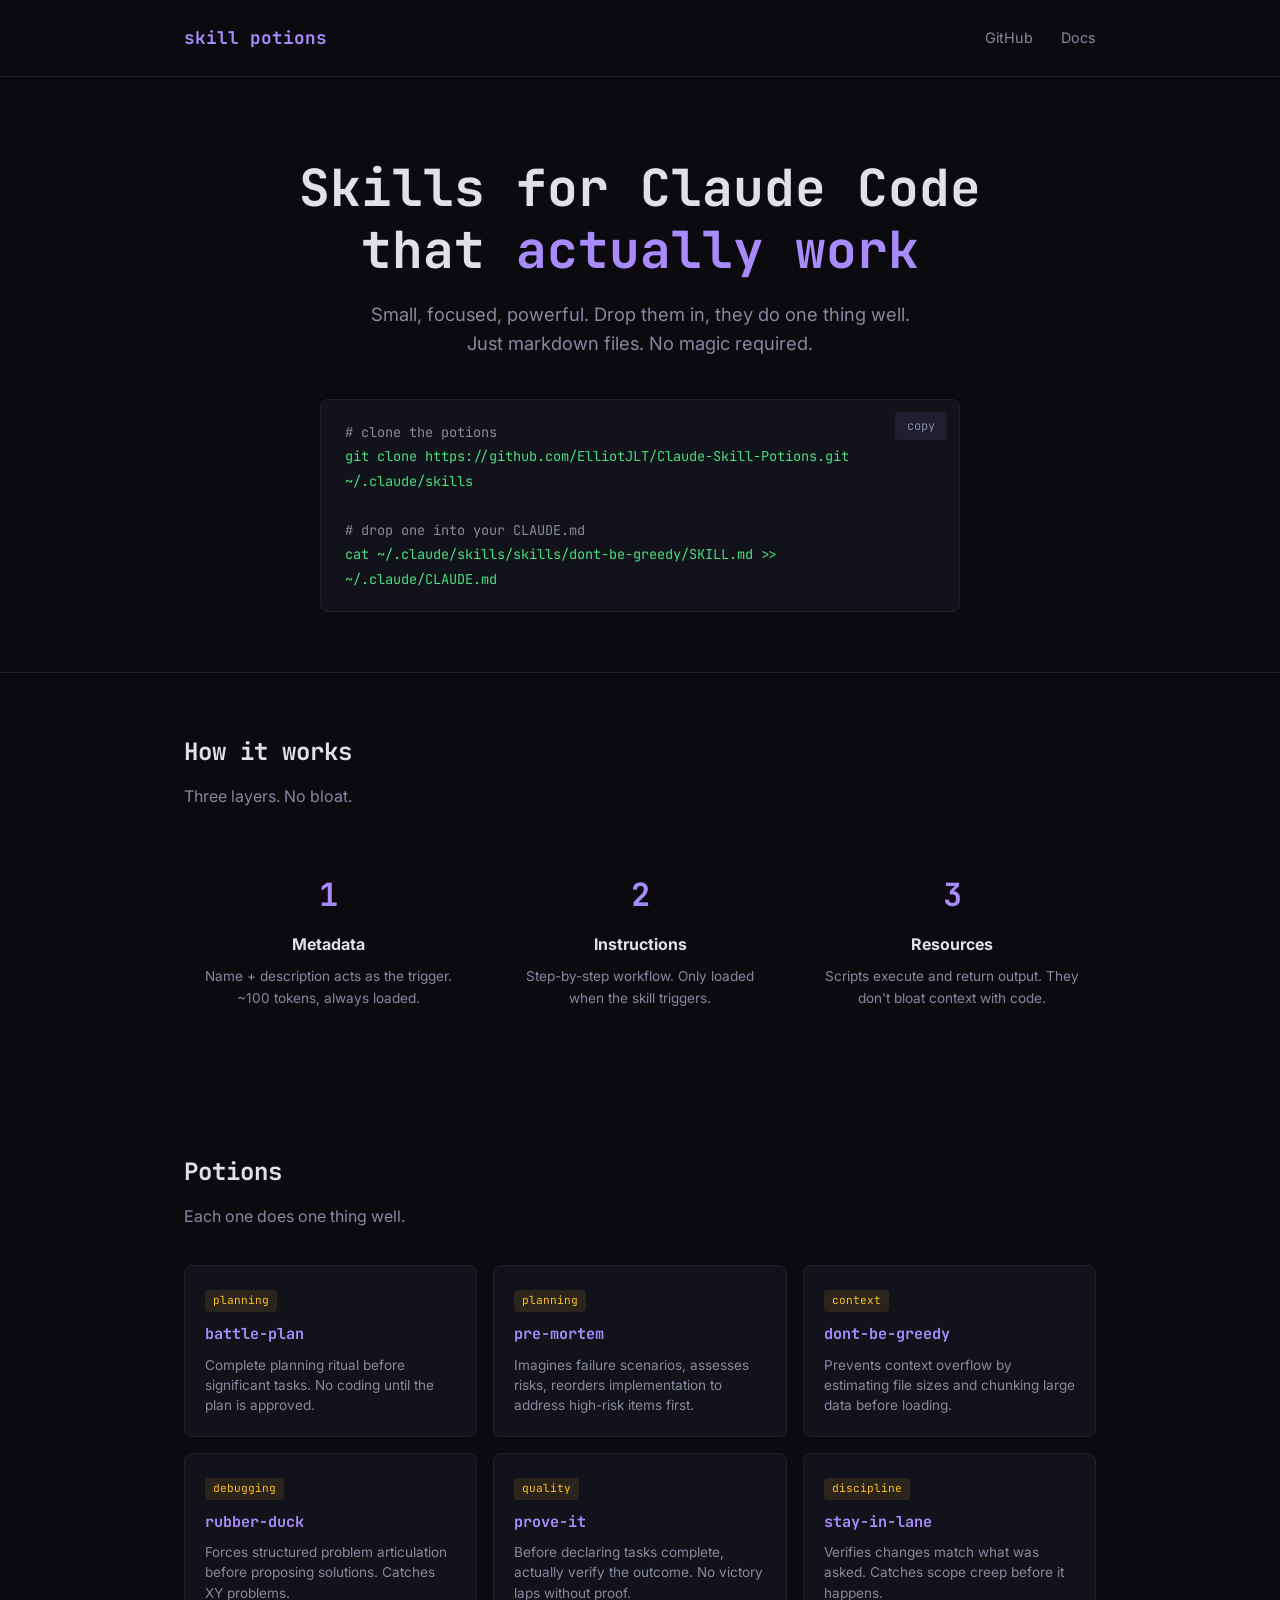
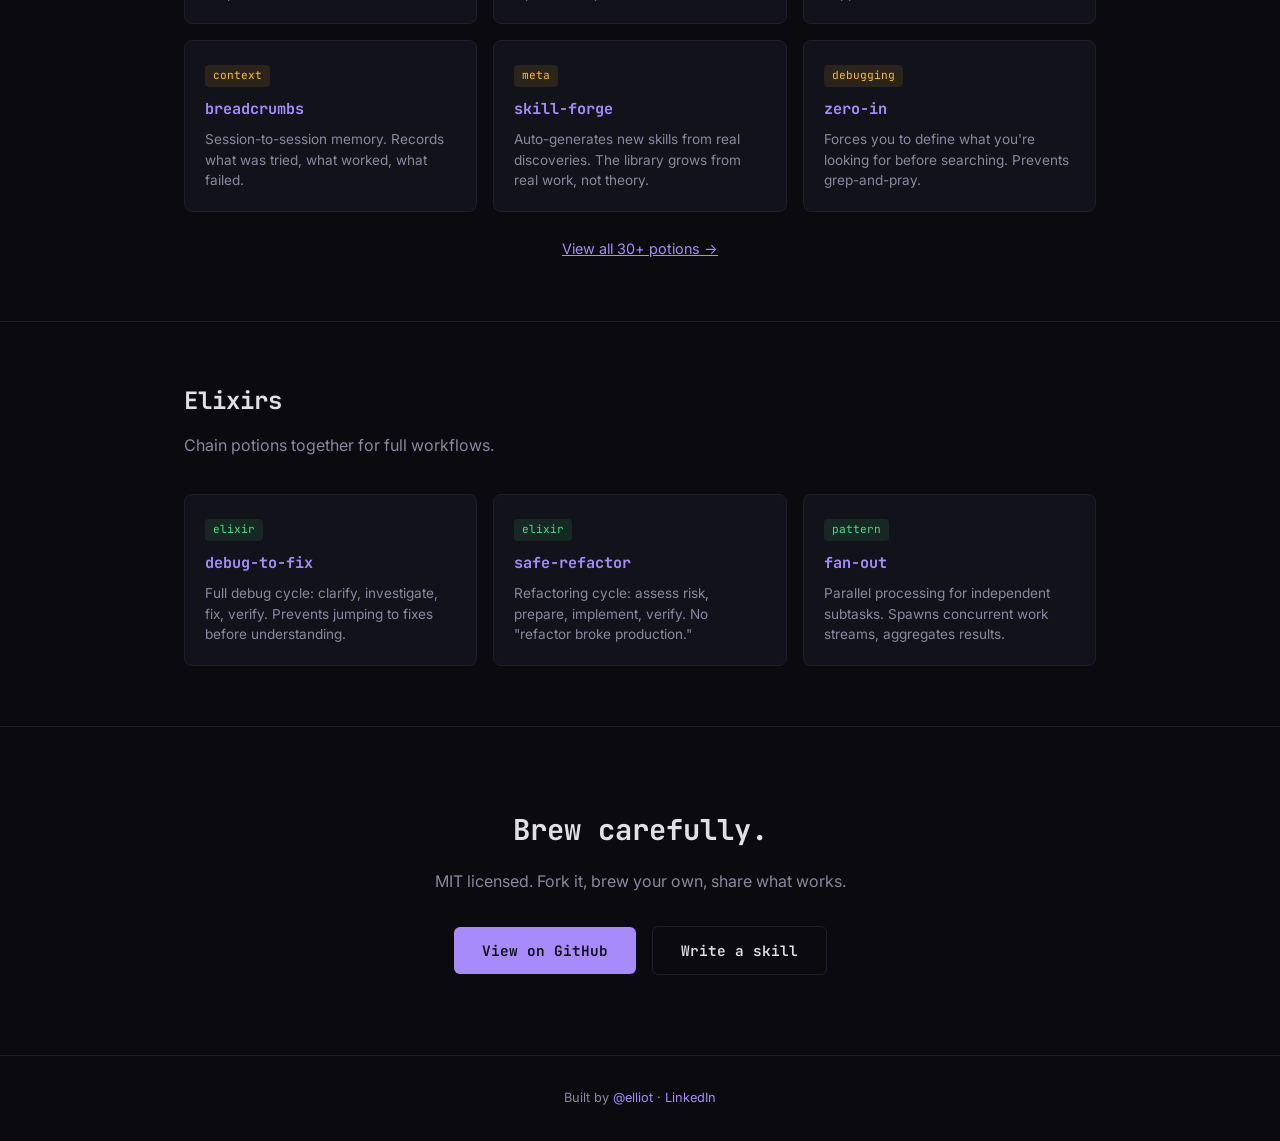
<file: index.html>
<!DOCTYPE html>
<html lang="en">
<head>
  <meta charset="UTF-8">
  <meta name="viewport" content="width=device-width, initial-scale=1.0">
  <title>Skill Potions - Reusable Skills for Claude Code</title>
  <meta name="description" content="Small, focused, powerful skills for Claude Code. Drop them in, they do one thing well. Just markdown files.">
  <meta property="og:title" content="Skill Potions">
  <meta property="og:description" content="Reusable skills for Claude Code that actually work.">
  <meta property="og:type" content="website">
  <meta property="og:url" content="https://skillpotions.com">
  <link rel="preconnect" href="https://fonts.googleapis.com">
  <link rel="preconnect" href="https://fonts.gstatic.com" crossorigin>
  <link href="https://fonts.googleapis.com/css2?family=JetBrains+Mono:wght@400;600;700&family=Inter:wght@400;500;600;700&display=swap" rel="stylesheet">
  <style>
    :root {
      --bg: #0a0a0f;
      --bg-card: #12121a;
      --bg-card-hover: #1a1a26;
      --border: #1e1e2e;
      --text: #e0e0e8;
      --text-dim: #8888a0;
      --accent: #a78bfa;
      --accent-dim: #7c5cbf;
      --green: #4ade80;
      --amber: #fbbf24;
    }

    * { margin: 0; padding: 0; box-sizing: border-box; }

    body {
      font-family: 'Inter', -apple-system, sans-serif;
      background: var(--bg);
      color: var(--text);
      line-height: 1.6;
      -webkit-font-smoothing: antialiased;
    }

    .container {
      max-width: 960px;
      margin: 0 auto;
      padding: 0 24px;
    }

    /* Header */
    header {
      padding: 24px 0;
      border-bottom: 1px solid var(--border);
    }
    header .container {
      display: flex;
      justify-content: space-between;
      align-items: center;
    }
    .logo {
      font-family: 'JetBrains Mono', monospace;
      font-size: 1.1rem;
      font-weight: 700;
      color: var(--accent);
      text-decoration: none;
    }
    .header-links a {
      color: var(--text-dim);
      text-decoration: none;
      font-size: 0.9rem;
      margin-left: 24px;
      transition: color 0.2s;
    }
    .header-links a:hover { color: var(--text); }

    /* Hero */
    .hero {
      padding: 80px 0 60px;
      text-align: center;
    }
    .hero h1 {
      font-family: 'JetBrains Mono', monospace;
      font-size: clamp(2rem, 5vw, 3.2rem);
      font-weight: 700;
      line-height: 1.2;
      margin-bottom: 20px;
    }
    .hero h1 .highlight { color: var(--accent); }
    .hero p {
      color: var(--text-dim);
      font-size: 1.15rem;
      max-width: 560px;
      margin: 0 auto 40px;
    }

    /* Install block */
    .install-block {
      background: var(--bg-card);
      border: 1px solid var(--border);
      border-radius: 8px;
      padding: 20px 24px;
      max-width: 640px;
      margin: 0 auto;
      text-align: left;
      position: relative;
    }
    .install-block code {
      font-family: 'JetBrains Mono', monospace;
      font-size: 0.85rem;
      color: var(--green);
      display: block;
      line-height: 1.8;
    }
    .install-block .comment { color: var(--text-dim); }
    .copy-btn {
      position: absolute;
      top: 12px;
      right: 12px;
      background: var(--border);
      border: none;
      color: var(--text-dim);
      padding: 6px 12px;
      border-radius: 4px;
      font-size: 0.75rem;
      font-family: 'JetBrains Mono', monospace;
      cursor: pointer;
      transition: all 0.2s;
    }
    .copy-btn:hover { background: var(--accent-dim); color: var(--text); }

    /* Section */
    section { padding: 60px 0; }
    section h2 {
      font-family: 'JetBrains Mono', monospace;
      font-size: 1.5rem;
      margin-bottom: 12px;
    }
    section .subtitle {
      color: var(--text-dim);
      margin-bottom: 36px;
      font-size: 1rem;
    }

    /* Skill grid */
    .skill-grid {
      display: grid;
      grid-template-columns: repeat(auto-fill, minmax(280px, 1fr));
      gap: 16px;
    }
    .skill-card {
      background: var(--bg-card);
      border: 1px solid var(--border);
      border-radius: 8px;
      padding: 20px;
      transition: all 0.2s;
      text-decoration: none;
      color: inherit;
      display: block;
    }
    .skill-card:hover {
      background: var(--bg-card-hover);
      border-color: var(--accent-dim);
    }
    .skill-card h3 {
      font-family: 'JetBrains Mono', monospace;
      font-size: 0.95rem;
      color: var(--accent);
      margin-bottom: 8px;
    }
    .skill-card p {
      color: var(--text-dim);
      font-size: 0.85rem;
      line-height: 1.5;
    }
    .skill-card .tag {
      display: inline-block;
      font-size: 0.7rem;
      font-family: 'JetBrains Mono', monospace;
      color: var(--amber);
      background: rgba(251, 191, 36, 0.1);
      padding: 2px 8px;
      border-radius: 4px;
      margin-bottom: 10px;
    }

    /* How it works */
    .how-it-works {
      border-top: 1px solid var(--border);
    }
    .steps {
      display: grid;
      grid-template-columns: repeat(auto-fit, minmax(240px, 1fr));
      gap: 24px;
    }
    .step {
      text-align: center;
      padding: 24px 16px;
    }
    .step-num {
      font-family: 'JetBrains Mono', monospace;
      font-size: 2rem;
      font-weight: 700;
      color: var(--accent);
      margin-bottom: 12px;
    }
    .step h3 {
      font-size: 1rem;
      margin-bottom: 8px;
    }
    .step p {
      color: var(--text-dim);
      font-size: 0.85rem;
    }

    /* Elixirs */
    .elixirs { border-top: 1px solid var(--border); }

    /* CTA */
    .cta {
      text-align: center;
      padding: 80px 0;
      border-top: 1px solid var(--border);
    }
    .cta h2 {
      font-family: 'JetBrains Mono', monospace;
      font-size: 1.8rem;
      margin-bottom: 16px;
    }
    .cta p {
      color: var(--text-dim);
      margin-bottom: 32px;
      font-size: 1rem;
    }
    .btn {
      display: inline-block;
      background: var(--accent);
      color: var(--bg);
      font-family: 'JetBrains Mono', monospace;
      font-weight: 600;
      font-size: 0.9rem;
      padding: 12px 28px;
      border-radius: 6px;
      text-decoration: none;
      transition: all 0.2s;
    }
    .btn:hover { background: var(--accent-dim); color: var(--text); }
    .btn-outline {
      background: transparent;
      border: 1px solid var(--border);
      color: var(--text);
      margin-left: 12px;
    }
    .btn-outline:hover { border-color: var(--accent-dim); }

    /* Footer */
    footer {
      padding: 32px 0;
      border-top: 1px solid var(--border);
      text-align: center;
      color: var(--text-dim);
      font-size: 0.8rem;
    }
    footer a { color: var(--accent); text-decoration: none; }
    footer a:hover { text-decoration: underline; }

    @media (max-width: 640px) {
      .hero { padding: 48px 0 36px; }
      .hero p { font-size: 1rem; }
      .install-block code { font-size: 0.75rem; }
      section { padding: 40px 0; }
    }
  </style>
</head>
<body>

  <header>
    <div class="container">
      <a href="/" class="logo">skill potions</a>
      <nav class="header-links">
        <a href="https://github.com/ElliotJLT/Claude-Skill-Potions">GitHub</a>
        <a href="https://github.com/ElliotJLT/Claude-Skill-Potions/blob/main/docs/writing-skills.md">Docs</a>
      </nav>
    </div>
  </header>

  <section class="hero">
    <div class="container">
      <h1>Skills for Claude Code<br>that <span class="highlight">actually work</span></h1>
      <p>Small, focused, powerful. Drop them in, they do one thing well. Just markdown files. No magic required.</p>
      <div class="install-block">
        <button class="copy-btn" onclick="copyInstall()">copy</button>
        <code>
          <span class="comment"># clone the potions</span><br>
          git clone https://github.com/ElliotJLT/Claude-Skill-Potions.git ~/.claude/skills<br><br>
          <span class="comment"># drop one into your CLAUDE.md</span><br>
          cat ~/.claude/skills/skills/dont-be-greedy/SKILL.md >> ~/.claude/CLAUDE.md
        </code>
      </div>
    </div>
  </section>

  <section class="how-it-works">
    <div class="container">
      <h2>How it works</h2>
      <p class="subtitle">Three layers. No bloat.</p>
      <div class="steps">
        <div class="step">
          <div class="step-num">1</div>
          <h3>Metadata</h3>
          <p>Name + description acts as the trigger. ~100 tokens, always loaded.</p>
        </div>
        <div class="step">
          <div class="step-num">2</div>
          <h3>Instructions</h3>
          <p>Step-by-step workflow. Only loaded when the skill triggers.</p>
        </div>
        <div class="step">
          <div class="step-num">3</div>
          <h3>Resources</h3>
          <p>Scripts execute and return output. They don't bloat context with code.</p>
        </div>
      </div>
    </div>
  </section>

  <section>
    <div class="container">
      <h2>Potions</h2>
      <p class="subtitle">Each one does one thing well.</p>
      <div class="skill-grid">
        <a class="skill-card" href="https://github.com/ElliotJLT/Claude-Skill-Potions/tree/main/skills/battle-plan">
          <span class="tag">planning</span>
          <h3>battle-plan</h3>
          <p>Complete planning ritual before significant tasks. No coding until the plan is approved.</p>
        </a>
        <a class="skill-card" href="https://github.com/ElliotJLT/Claude-Skill-Potions/tree/main/skills/pre-mortem">
          <span class="tag">planning</span>
          <h3>pre-mortem</h3>
          <p>Imagines failure scenarios, assesses risks, reorders implementation to address high-risk items first.</p>
        </a>
        <a class="skill-card" href="https://github.com/ElliotJLT/Claude-Skill-Potions/tree/main/skills/dont-be-greedy">
          <span class="tag">context</span>
          <h3>dont-be-greedy</h3>
          <p>Prevents context overflow by estimating file sizes and chunking large data before loading.</p>
        </a>
        <a class="skill-card" href="https://github.com/ElliotJLT/Claude-Skill-Potions/tree/main/skills/rubber-duck">
          <span class="tag">debugging</span>
          <h3>rubber-duck</h3>
          <p>Forces structured problem articulation before proposing solutions. Catches XY problems.</p>
        </a>
        <a class="skill-card" href="https://github.com/ElliotJLT/Claude-Skill-Potions/tree/main/skills/prove-it">
          <span class="tag">quality</span>
          <h3>prove-it</h3>
          <p>Before declaring tasks complete, actually verify the outcome. No victory laps without proof.</p>
        </a>
        <a class="skill-card" href="https://github.com/ElliotJLT/Claude-Skill-Potions/tree/main/skills/stay-in-lane">
          <span class="tag">discipline</span>
          <h3>stay-in-lane</h3>
          <p>Verifies changes match what was asked. Catches scope creep before it happens.</p>
        </a>
        <a class="skill-card" href="https://github.com/ElliotJLT/Claude-Skill-Potions/tree/main/skills/breadcrumbs">
          <span class="tag">context</span>
          <h3>breadcrumbs</h3>
          <p>Session-to-session memory. Records what was tried, what worked, what failed.</p>
        </a>
        <a class="skill-card" href="https://github.com/ElliotJLT/Claude-Skill-Potions/tree/main/skills/skill-forge">
          <span class="tag">meta</span>
          <h3>skill-forge</h3>
          <p>Auto-generates new skills from real discoveries. The library grows from real work, not theory.</p>
        </a>
        <a class="skill-card" href="https://github.com/ElliotJLT/Claude-Skill-Potions/tree/main/skills/zero-in">
          <span class="tag">debugging</span>
          <h3>zero-in</h3>
          <p>Forces you to define what you're looking for before searching. Prevents grep-and-pray.</p>
        </a>
      </div>
      <p style="text-align: center; margin-top: 24px;">
        <a href="https://github.com/ElliotJLT/Claude-Skill-Potions#skills" style="color: var(--accent); font-size: 0.9rem;">View all 30+ potions &rarr;</a>
      </p>
    </div>
  </section>

  <section class="elixirs">
    <div class="container">
      <h2>Elixirs</h2>
      <p class="subtitle">Chain potions together for full workflows.</p>
      <div class="skill-grid">
        <a class="skill-card" href="https://github.com/ElliotJLT/Claude-Skill-Potions/tree/main/skills/debug-to-fix">
          <span class="tag" style="color: var(--green); background: rgba(74, 222, 128, 0.1);">elixir</span>
          <h3>debug-to-fix</h3>
          <p>Full debug cycle: clarify, investigate, fix, verify. Prevents jumping to fixes before understanding.</p>
        </a>
        <a class="skill-card" href="https://github.com/ElliotJLT/Claude-Skill-Potions/tree/main/skills/safe-refactor">
          <span class="tag" style="color: var(--green); background: rgba(74, 222, 128, 0.1);">elixir</span>
          <h3>safe-refactor</h3>
          <p>Refactoring cycle: assess risk, prepare, implement, verify. No "refactor broke production."</p>
        </a>
        <a class="skill-card" href="https://github.com/ElliotJLT/Claude-Skill-Potions/tree/main/skills/fan-out">
          <span class="tag" style="color: var(--green); background: rgba(74, 222, 128, 0.1);">pattern</span>
          <h3>fan-out</h3>
          <p>Parallel processing for independent subtasks. Spawns concurrent work streams, aggregates results.</p>
        </a>
      </div>
    </div>
  </section>

  <section class="cta">
    <div class="container">
      <h2>Brew carefully.</h2>
      <p>MIT licensed. Fork it, brew your own, share what works.</p>
      <a href="https://github.com/ElliotJLT/Claude-Skill-Potions" class="btn">View on GitHub</a>
      <a href="https://github.com/ElliotJLT/Claude-Skill-Potions/blob/main/docs/writing-skills.md" class="btn btn-outline">Write a skill</a>
    </div>
  </section>

  <footer>
    <div class="container">
      <p>Built by <a href="https://github.com/elliotjlt">@elliot</a> &middot; <a href="https://www.linkedin.com/in/hireelliot/">LinkedIn</a></p>
    </div>
  </footer>

  <script>
    function copyInstall() {
      const text = 'git clone https://github.com/ElliotJLT/Claude-Skill-Potions.git ~/.claude/skills';
      navigator.clipboard.writeText(text).then(() => {
        const btn = document.querySelector('.copy-btn');
        btn.textContent = 'copied!';
        setTimeout(() => btn.textContent = 'copy', 2000);
      });
    }
  </script>
</body>
</html>
</file>
